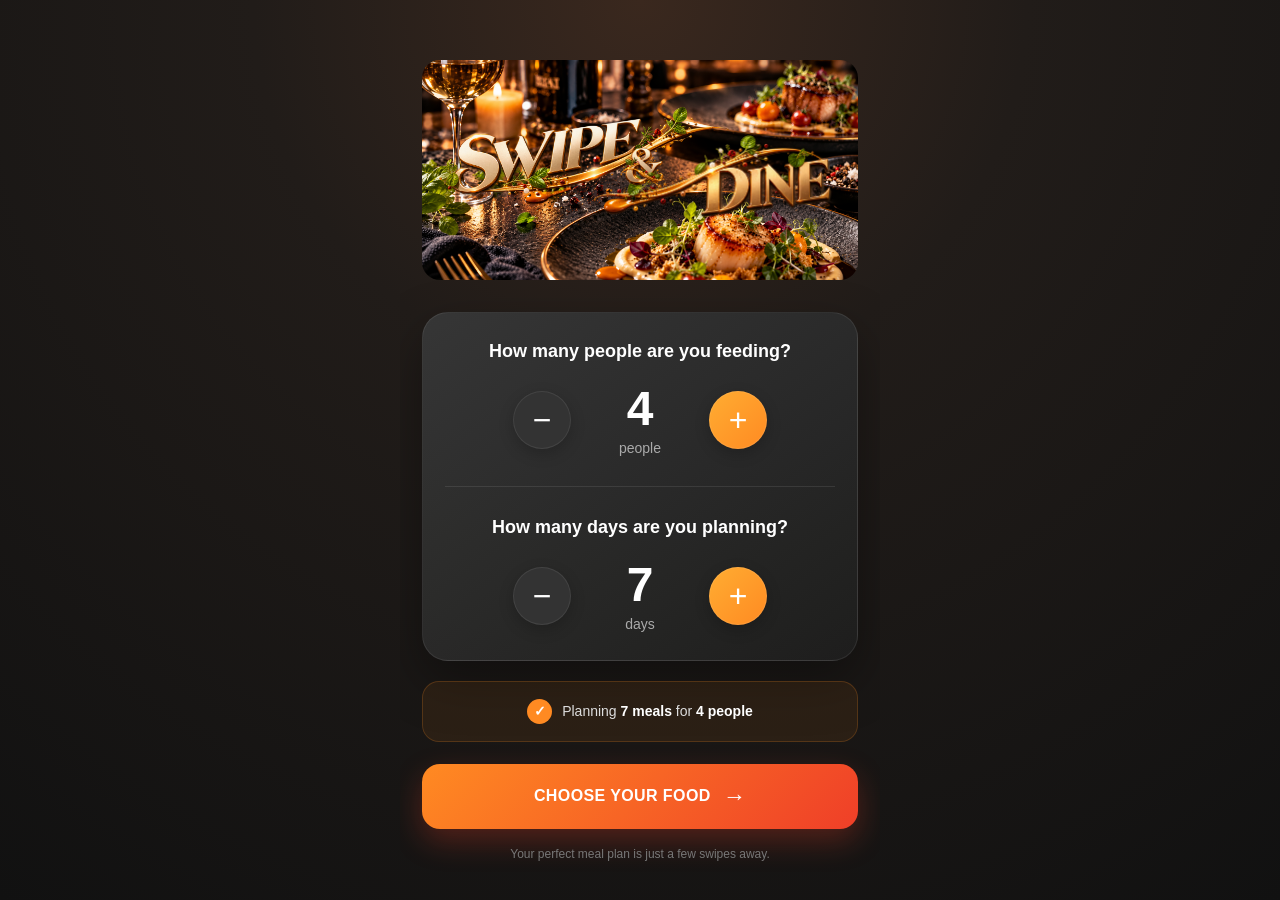
<file: index.html>
<!DOCTYPE html>
<html lang="en">
<head>
  <meta charset="UTF-8">
  <meta name="viewport" content="width=device-width, initial-scale=1.0, maximum-scale=1.0, user-scalable=no">
  <meta name="theme-color" content="#171717">

  <title>Swipe & Dine</title>

<link rel="stylesheet" href="style.css?v=3">
</head>

<body>
  

  <main class="app">

    <header class="brand hero-brand">
      <img src="images/swipe-dine-hero-bg.png" class="hero-bg" alt="">
      <img src="images/swipe-logo.png" class="hero-swipe" alt="Swipe">
      <img src="images/dine-logo.png" class="hero-dine" alt="Dine">
      <img src="images/ampersand-logo.png" class="hero-ampersand" alt="&amp;">
</header>


    <section class="setup-card">

      <div class="setting">

        <h2>How many people are you feeding?</h2>

        <div class="counter">

          <button
            class="counter-button"
            id="peopleMinus"
            aria-label="Remove one person">
            −
          </button>

          <div class="counter-value">
            <span id="peopleCount">4</span>
            <small>people</small>
          </div>

          <button
            class="counter-button"
            id="peoplePlus"
            aria-label="Add one person">
            +
          </button>

        </div>

      </div>


      <div class="divider"></div>


      <div class="setting">

        <h2>How many days are you planning?</h2>

        <div class="counter">

          <button
            class="counter-button"
            id="daysMinus"
            aria-label="Remove one day">
            −
          </button>

          <div class="counter-value">
            <span id="daysCount">7</span>
            <small>days</small>
          </div>

          <button
            class="counter-button"
            id="daysPlus"
            aria-label="Add one day">
            +
          </button>

        </div>

      </div>

    </section>


    <section class="summary">

      <span class="summary-icon">✓</span>

      <p>
        Planning
        <strong id="summaryMeals">7 meals</strong>
        for
        <strong id="summaryPeople">4 people</strong>
      </p>

    </section>


    <button id="continueButton" class="continue-button">

      CHOOSE YOUR FOOD

      <span>→</span>

    </button>


    <p class="footer-text">
      Your perfect meal plan is just a few swipes away.
    </p>

  </main>


  <script src="app.js?v=2"></script>

</body>
</html>
</file>
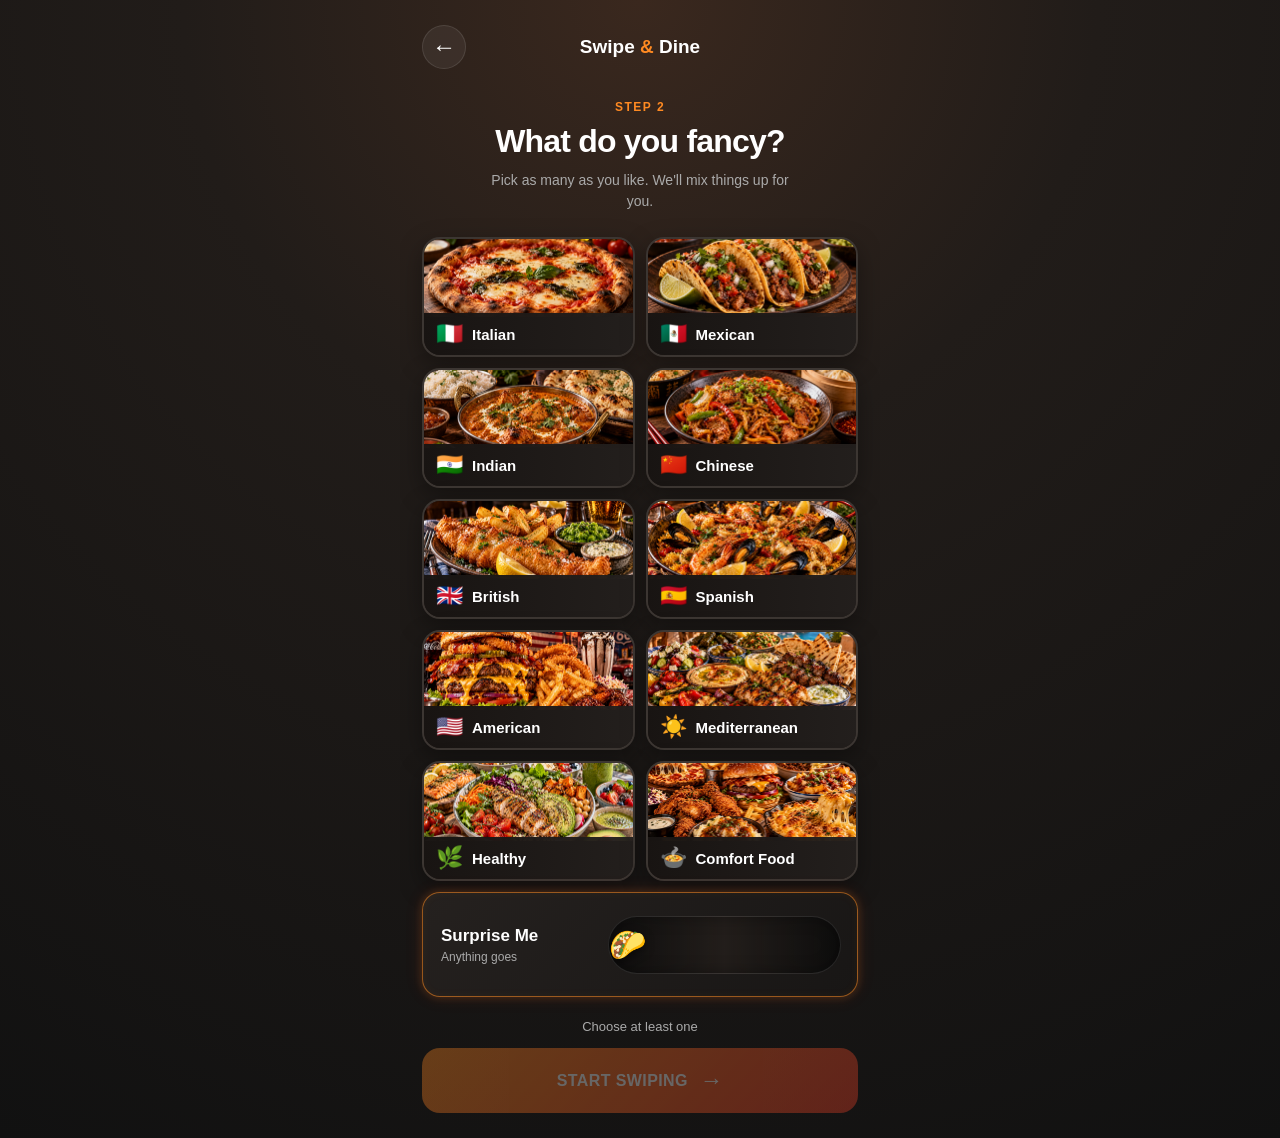
<file: cuisines.html>
<!DOCTYPE html>
<html lang="en">
<head>
  <meta charset="UTF-8">

  <meta
    name="viewport"
    content="width=device-width, initial-scale=1.0, maximum-scale=1.0, user-scalable=no"
  >

  <meta name="theme-color" content="#171717">

  <title>Choose Your Food | Swipe & Dine</title>

 <link rel="stylesheet" href="style.css?v=15">
</head>

<body>

  <main class="app cuisine-page">

    <header class="cuisine-header">

      <button
        class="back-button"
        id="backButton"
        aria-label="Go back">
        ←
      </button>

      <div class="small-brand">
        Swipe <span>&</span> Dine
      </div>

      <div class="header-spacer"></div>

    </header>


    <section class="cuisine-intro">

      <div class="step-label">STEP 2</div>

      <h1>What do you fancy?</h1>

      <p>
        Pick as many as you like.
        We'll mix things up for you.
      </p>

    </section>


    <section class="cuisine-grid">

     <button class="cuisine-option cuisine-with-image" data-cuisine="Italian">

  <img
    src="images/pizza.png"
    alt="Italian pizza"
    class="cuisine-image"
  >

  <div class="cuisine-label">
    <span class="cuisine-flag">🇮🇹</span>
    <span class="cuisine-name">Italian</span>
  </div>

  <span class="selected-check">✓</span>

</button>

     <button class="cuisine-option cuisine-with-image" data-cuisine="Mexican">

  <img
    src="images/mexican.png"
    alt="Mexican tacos"
    class="cuisine-image"
  >

  <div class="cuisine-label">
    <span class="cuisine-flag">🇲🇽</span>
    <span class="cuisine-name">Mexican</span>
  </div>

  <span class="selected-check">✓</span>

</button>

      <button class="cuisine-option cuisine-with-image" data-cuisine="Indian">

  <img
    src="images/indian.png"
    alt="Indian curry"
    class="cuisine-image"
  >

  <div class="cuisine-label">
    <span class="cuisine-flag">🇮🇳</span>
    <span class="cuisine-name">Indian</span>
  </div>

  <span class="selected-check">✓</span>

</button>

     <button class="cuisine-option cuisine-with-image" data-cuisine="Chinese">

  <img
    src="images/chinese.png"
    alt="Chinese noodles"
    class="cuisine-image"
  >

  <div class="cuisine-label">
    <span class="cuisine-flag">🇨🇳</span>
    <span class="cuisine-name">Chinese</span>
  </div>

  <span class="selected-check">✓</span>

</button>

     <button class="cuisine-option cuisine-with-image" data-cuisine="British">

  <img
    src="images/british.png"
    alt="British fish and chips"
    class="cuisine-image"
  >

  <div class="cuisine-label">
    <span class="cuisine-flag">🇬🇧</span>
    <span class="cuisine-name">British</span>
  </div>

  <span class="selected-check">✓</span>

</button>

     <button class="cuisine-option cuisine-with-image" data-cuisine="Spanish">

  <img
    src="images/spainish.png"
    alt="Spanish seafood paella"
    class="cuisine-image"
  >

  <div class="cuisine-label">
    <span class="cuisine-flag">🇪🇸</span>
    <span class="cuisine-name">Spanish</span>
  </div>

  <span class="selected-check">✓</span>

</button>

      <button class="cuisine-option cuisine-with-image" data-cuisine="American">

  <img
    src="images/america.png"
    alt="American burger feast"
    class="cuisine-image"
  >

  <div class="cuisine-label">
    <span class="cuisine-flag">🇺🇸</span>
    <span class="cuisine-name">American</span>
  </div>

  <span class="selected-check">✓</span>

</button>

    <button class="cuisine-option cuisine-with-image" data-cuisine="Mediterranean">

  <img
    src="images/mediterranean.png"
    alt="Mediterranean sharing platter"
    class="cuisine-image"
  >

  <div class="cuisine-label">
    <span class="cuisine-flag">☀️</span>
    <span class="cuisine-name">Mediterranean</span>
  </div>

  <span class="selected-check">✓</span>

</button>

      <button class="cuisine-option cuisine-with-image" data-cuisine="Healthy">

  <img
    src="images/healthy.png"
    alt="Healthy food bowl"
    class="cuisine-image"
  >

  <div class="cuisine-label">
    <span class="cuisine-flag">🌿</span>
    <span class="cuisine-name">Healthy</span>
  </div>

  <span class="selected-check">✓</span>

</button>

      <button class="cuisine-option cuisine-with-image" data-cuisine="Comfort Food">

  <img
    src="images/comfort.png"
    alt="Comfort food"
    class="cuisine-image"
  >

  <div class="cuisine-label">
    <span class="cuisine-flag">🍲</span>
    <span class="cuisine-name">Comfort Food</span>
  </div>

    <span class="selected-check">✓</span>

</button>

<button class="cuisine-option surprise-option surprise-roulette" data-cuisine="Surprise Me">

  <div class="surprise-info">
    <span class="cuisine-name">Surprise Me</span>
    <span class="surprise-text">Anything goes</span>
  </div>

  <div class="roulette-track">
    <span class="roulette-food">🍕</span>
  </div>

  <span class="selected-check">✓</span>

</button>

    </section>


    <section class="cuisine-bottom">

      <p id="selectionCount">
        Choose at least one
      </p>

      <button
        id="startSwipingButton"
        class="continue-button"
        disabled>

        START SWIPING

        <span>→</span>

      </button>

    </section>

  </main>


  <script src="cuisines.js?v=2"></script>

</body>
</html>
</file>
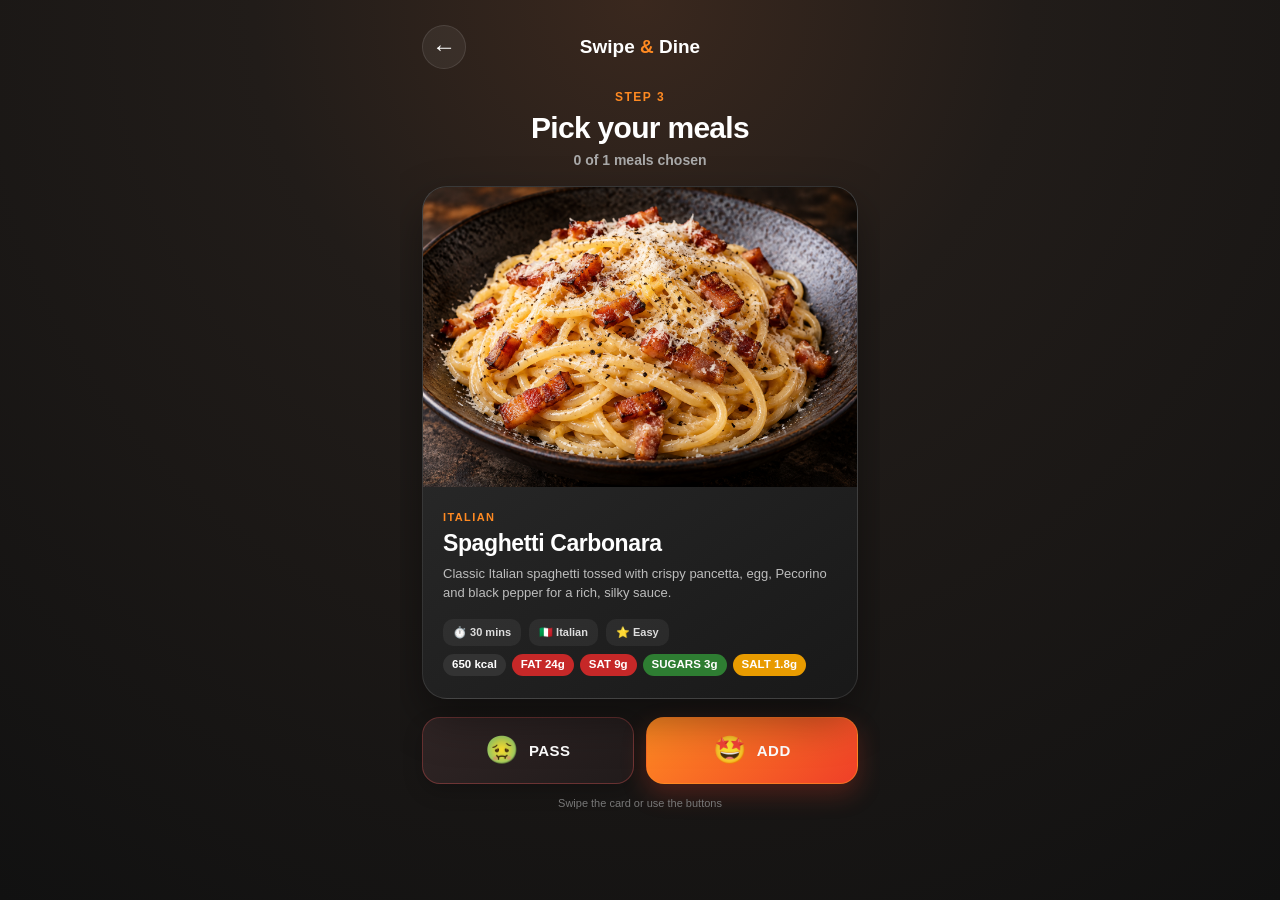
<file: swipe.html>
<!DOCTYPE html>
<html lang="en">

<head>

  <meta charset="UTF-8">

  <meta
    name="viewport"
    content="width=device-width, initial-scale=1.0"
  >

  <meta name="theme-color" content="#171717">

  <title>Choose Your Meals | Swipe & Dine</title>

  <link rel="stylesheet" href="style.css?v=18">

</head>

<body>

  <main class="app swipe-page">

    <!-- TOP BAR -->

    <header class="swipe-header">

      <button
        class="back-button"
        id="swipeBackButton"
        aria-label="Go back">
        ←
      </button>

      <div class="small-brand">
        Swipe <span>&</span> Dine
      </div>

      <div class="header-spacer"></div>

    </header>


    <!-- PROGRESS -->

    <section class="swipe-progress">

      <span class="step-label">
        STEP 3
      </span>

      <h1>Pick your meals</h1>

      <p id="mealProgress">
        0 meals chosen
      </p>

    </section>


    <!-- SWIPE AREA -->

    <section class="swipe-area">

      <div
        class="meal-card"
        id="mealCard">

        <div class="meal-image-area">

          <img
  class="meal-image"
  src="images/meals/italian-spaghetti-carbonara.webp"
  alt="Spaghetti Carbonara"
>

          <!-- SWIPE FEEDBACK -->

          <div class="swipe-feedback pass-feedback">
            🤢 PASS
          </div>

          <div class="swipe-feedback add-feedback">
            🤩 ADD
          </div>

        </div>


        <div class="meal-details">

          <span class="meal-cuisine">
            ITALIAN
          </span>

          <h2>
            Creamy Garlic Chicken Pasta
          </h2>

          <p>
            Tender chicken, creamy garlic sauce,
            parmesan and pasta.
          </p>

          <div class="meal-meta">

            <span>⏱️ 30 mins</span>

            <span>👨‍👩‍👧 Family friendly</span>

          </div>

       <div class="nutrition-meta"></div>

      </div>

    </section>


    <!-- ACTION BUTTONS -->

    <section class="swipe-actions">

      <button
        class="swipe-action pass-button"
        id="passButton">

        <span class="action-emoji">🤢</span>

        <span>PASS</span>

      </button>


      <button
        class="swipe-action add-button"
        id="addButton">

        <span class="action-emoji">🤩</span>

        <span>ADD</span>

      </button>

    </section>


    <!-- HELPER TEXT -->

    <p class="swipe-hint">
      Swipe the card or use the buttons
    </p>

  </main>

<script src="recipes.js?v=2"></script>
  <script src="swipe.js?v=11"></script>

</body>

</html>
</file>
<file: style.css>
* {
  box-sizing: border-box;
  margin: 0;
  padding: 0;
}

:root {
  --background: #171717;
  --card: #242424;
  --card-light: #333333;
  --text: #ffffff;
  --muted: #aaaaaa;
  --orange: #ff8a22;
  --red: #ef3f28;
}

html {
  background: #111111;
}

body {
  min-height: 100vh;
  min-height: 100dvh;

  font-family: -apple-system, BlinkMacSystemFont, "Segoe UI",
    Roboto, Helvetica, Arial, sans-serif;

  background:
    radial-gradient(
      circle at top,
      #3a281e 0%,
      #211c19 35%,
      #111111 100%
    );

  color: var(--text);
}

button {
  font: inherit;
  -webkit-tap-highlight-color: transparent;
  touch-action: manipulation;
}

.app {
  width: 100%;
  max-width: 480px;
    overflow-x: hidden;
  min-height: 100vh;
  min-height: 100dvh;

  margin: 0 auto;

  padding:
    max(45px, env(safe-area-inset-top))
    22px
    max(25px, env(safe-area-inset-bottom));

  display: flex;
  flex-direction: column;
  justify-content: center;
}


/* LOGO */

.brand {
  text-align: center;
  margin-bottom: 32px;
}

.brand.hero-brand {
  position: relative;
  width: 100%;
  height: 220px !important;
  margin-bottom: 32px;
  overflow: hidden;
  border-radius: 18px;
}

.logo-icon {
  font-size: 44px;
  bottom: 30px;
}

.brand h1 {
  font-size: 40px;
  line-height: 1;
  letter-spacing: -1.5px;
  font-weight: 800;
}

.brand h1 span {
  color: var(--orange);
}

.brand p {
  color: #cccccc;
  font-size: 15px;
  margin-top: 12px;
}


/* SETUP CARD */

.setup-card {
  background:
    linear-gradient(
      145deg,
      rgba(55, 55, 55, 0.96),
      rgba(30, 30, 30, 0.96)
    );

  border: 1px solid rgba(255, 255, 255, 0.08);

  border-radius: 26px;

  padding: 28px 22px;

  box-shadow: 0 20px 50px rgba(0, 0, 0, 0.35);
}

.setting {
  text-align: center;
}

.setting h2 {
  font-size: 18px;
  font-weight: 650;
  margin-bottom: 23px;
}


/* COUNTERS */

.counter {
  display: flex;
  justify-content: center;
  align-items: center;
  gap: 28px;
}

.counter-button {
  width: 58px;
  height: 58px;

  border: none;
  border-radius: 50%;

  background: var(--card-light);
  color: white;

  font-size: 32px;
  font-weight: 300;

  cursor: pointer;

  box-shadow:
    inset 0 0 0 1px rgba(255, 255, 255, 0.08),
    0 5px 15px rgba(0, 0, 0, 0.2);

  transition:
    transform 0.12s ease,
    background 0.12s ease;
}

.counter-button:active {
  transform: scale(0.9);
  background: #484848;
}

.counter-button:last-child {
  background:
    linear-gradient(
      135deg,
      #ffad32,
      var(--orange)
    );
}

.counter-value {
  width: 82px;

  display: flex;
  flex-direction: column;
  align-items: center;
}

.counter-value span {
  font-size: 48px;
  font-weight: 800;
  line-height: 1;
}

.counter-value small {
  margin-top: 7px;
  color: var(--muted);
  font-size: 14px;
}


/* DIVIDER */

.divider {
  height: 1px;

  background: rgba(255, 255, 255, 0.09);

  margin: 30px 0;
}


/* SUMMARY */

.summary {
  margin-top: 20px;

  padding: 17px;

  border-radius: 17px;

  background: rgba(255, 138, 34, 0.08);

  border: 1px solid rgba(255, 138, 34, 0.2);

  display: flex;
  align-items: center;
  justify-content: center;

  gap: 10px;

  font-size: 14px;

  color: #dddddd;
}

.summary-icon {
  width: 25px;
  height: 25px;

  border-radius: 50%;

  display: flex;
  align-items: center;
  justify-content: center;

  background: var(--orange);
  color: white;

  font-weight: bold;
}

.summary strong {
  color: white;
}


/* CONTINUE BUTTON */

.continue-button {
  width: 100%;

  margin-top: 22px;

  padding: 19px 20px;

  border: none;
  border-radius: 18px;

  background:
    linear-gradient(
      135deg,
      var(--orange),
      var(--red)
    );

  color: white;

  font-size: 16px;
  font-weight: 800;
  letter-spacing: 0.4px;

  cursor: pointer;

  display: flex;
  align-items: center;
  justify-content: center;

  gap: 12px;

  box-shadow:
    0 12px 30px rgba(239, 63, 40, 0.28);

  transition:
    transform 0.12s ease,
    box-shadow 0.12s ease;
}

.continue-button:active {
  transform: scale(0.97);
}

.continue-button span {
  font-size: 23px;
}


/* FOOTER */

.footer-text {
  text-align: center;

  margin-top: 18px;

  color: #777777;

  font-size: 12px;
}


/* SMALLER IPHONES */

@media (max-height: 700px) {

  .app {
    justify-content: flex-start;
    padding-top: 25px;
  }

  .brand {
    margin-bottom: 22px;
  }

  .logo-icon {
    font-size: 36px;
  }

  .brand h1 {
    font-size: 34px;
  }

  .setup-card {
    padding: 22px 20px;
  }

  .divider {
    margin: 22px 0;
  }

}


/* DESKTOP / TABLET */

@media (min-width: 700px) {

  body {
    display: flex;
    justify-content: center;
  }

  .app {
    min-height: 100vh;
  }

}
/* ========================================
   CUISINE SELECTION PAGE
======================================== */

.cuisine-page {
  justify-content: flex-start;
  padding-top: max(25px, env(safe-area-inset-top));
  padding-bottom: max(25px, env(safe-area-inset-bottom));
}


/* TOP BAR */

.cuisine-header {
  width: 100%;
  display: flex;
  align-items: center;
  justify-content: space-between;
  margin-bottom: 28px;
}

.back-button {
  width: 44px;
  height: 44px;

  border: 1px solid rgba(255, 255, 255, 0.1);
  border-radius: 50%;

  background: rgba(255, 255, 255, 0.06);
  color: white;

  font-size: 24px;
  cursor: pointer;

  display: flex;
  align-items: center;
  justify-content: center;

  touch-action: manipulation;
}

.small-brand {
  font-size: 19px;
  font-weight: 800;
}

.small-brand span {
  color: var(--orange);
}

.header-spacer {
  width: 44px;
}


/* INTRO */

.cuisine-intro {
  text-align: center;
  margin-bottom: 25px;
}

.step-label {
  display: inline-block;

  color: var(--orange);
  font-size: 12px;
  font-weight: 800;
  letter-spacing: 1.5px;

  margin-bottom: 10px;
}

.cuisine-intro h1 {
  font-size: 32px;
  line-height: 1.1;
  font-weight: 800;
  letter-spacing: -0.8px;
}

.cuisine-intro p {
  max-width: 300px;
  margin: 11px auto 0;

  color: var(--muted);
  font-size: 14px;
  line-height: 1.5;
}


/* CUISINE GRID */

.cuisine-grid {
  display: grid;
  grid-template-columns: repeat(2, 1fr);
  gap: 11px;
}

.cuisine-option {
  min-height: 92px;
    min-width: 0;
  width: 100%;
  padding: 14px 10px;

  border-radius: 18px;
  border: 1px solid rgba(255, 255, 255, 0.08);

  background:
    linear-gradient(
      145deg,
      rgba(55, 55, 55, 0.9),
      rgba(30, 30, 30, 0.95)
    );

  color: white;

  display: flex;
  flex-direction: column;
  align-items: center;
  justify-content: center;

  cursor: pointer;
  touch-action: manipulation;

  transition:
    transform 0.12s ease,
    border-color 0.12s ease,
    background 0.12s ease;
}

.cuisine-option:active {
  transform: scale(0.96);
}

.cuisine-emoji {
  font-size: 27px;
  line-height: 1;
  margin-bottom: 8px;
}

.cuisine-name {
  font-size: 14px;
  font-weight: 700;
}


/* SELECTED */

.cuisine-option.selected {
  border-color: var(--orange);

  background:
    linear-gradient(
      145deg,
      rgba(255, 138, 34, 0.25),
      rgba(70, 38, 20, 0.9)
    );

  box-shadow:
    inset 0 0 0 1px rgba(255, 138, 34, 0.25),
    0 8px 25px rgba(255, 138, 34, 0.08);
}


/* SURPRISE ME */

.surprise-option {
  grid-column: 1 / -1;
  min-height: 82px;
}

.surprise-text {
  margin-top: 4px;
  color: var(--muted);
  font-size: 11px;
}


/* BOTTOM */

.cuisine-bottom {
  margin-top: 22px;
}

#selectionCount {
  text-align: center;

  color: var(--muted);
  font-size: 13px;

  margin-bottom: -8px;
}

.continue-button:disabled {
  opacity: 0.35;
  cursor: default;
  box-shadow: none;
}


/* SMALL PHONES */

@media (max-height: 750px) {

  .cuisine-header {
    margin-bottom: 18px;
  }

  .cuisine-intro {
    margin-bottom: 18px;
  }

  .cuisine-intro h1 {
    font-size: 28px;
  }

  .cuisine-option {
    min-height: 78px;
    padding: 10px;
  }

  .cuisine-emoji {
    font-size: 23px;
    margin-bottom: 6px;
  }

}
/* ========================================
   CUISINE IMAGE CARDS
======================================== */

.cuisine-with-image {
  position: relative;
  overflow: hidden;

  height: 120px;
  padding: 0;

  border-radius: 18px;
  border: 2px solid rgba(255, 255, 255, 0.12);

  background: #211a16;

  box-shadow:
    0 8px 24px rgba(0, 0, 0, 0.35);

  display: block;
}


/* FOOD IMAGE */

.cuisine-image {
  position: absolute;

  top: 0;
  left: 0;

  width: 100%;
  height: 78px;

  object-fit: cover;
  object-position: center;

  display: block;
}


/* DARK NAME BAR */

.cuisine-label {
  position: absolute;

  left: 0;
  right: 0;
  bottom: 0;

  height: 42px;

  padding: 0 12px;

  display: flex;
  align-items: center;

  gap: 9px;

  background:
    linear-gradient(
      90deg,
      rgba(24, 20, 18, 0.98),
      rgba(35, 31, 29, 0.96)
    );
}


/* FLAG */

.cuisine-flag {
  font-size: 22px;
  line-height: 1;
}


/* CUISINE NAME */

.cuisine-with-image .cuisine-name {
  font-size: 15px;
  font-weight: 750;
  color: white;
}


/* SELECTED TICK */

.selected-check {
  position: absolute;

  top: 8px;
  right: 8px;

  width: 30px;
  height: 30px;

  border-radius: 50%;

  background: var(--orange);
  color: white;

  display: flex;
  align-items: center;
  justify-content: center;

  font-size: 18px;
  font-weight: 800;

  opacity: 0;
  transform: scale(0.7);

  transition:
    opacity 0.15s ease,
    transform 0.15s ease;

  box-shadow:
    0 4px 12px rgba(0, 0, 0, 0.35);
}


/* SELECTED CARD */

.cuisine-with-image.selected {
  border-color: var(--orange);

  background: #211a16;

  box-shadow:
    0 0 0 1px rgba(255, 138, 34, 0.35),
    0 0 22px rgba(255, 138, 34, 0.25);
}


/* SHOW TICK WHEN SELECTED */

.cuisine-with-image.selected .selected-check {
  opacity: 1;
  transform: scale(1);
}


/* KEEP IMAGE NORMAL WHEN SELECTED */

.cuisine-with-image.selected .cuisine-image {
  opacity: 1;
}


/* TAP EFFECT */

.cuisine-with-image:active {
  transform: scale(0.97);
}
/* ========================================
   SURPRISE ME - FOOD ROULETTE
======================================== */

.surprise-roulette {
  position: relative;
  overflow: hidden;
  isolation: isolate;

  min-height: 105px;
  padding: 14px 16px;

  display: flex;
  flex-direction: row;
  align-items: center;
  justify-content: space-between;

  border-radius: 18px;
  border: 1px solid rgba(255, 255, 255, 0.12);

  background:
    linear-gradient(
      135deg,
      #25211f,
      #181615
    );
}


/* LEFT SIDE TEXT */

.surprise-info {
  position: relative;
  z-index: 3;

  width: 42%;
  flex-shrink: 0;

  display: flex;
  flex-direction: column;
  align-items: flex-start;

  padding: 0 12px 0 2px;

  text-align: left;
}

.surprise-info .cuisine-name {
  color: white;
  font-size: 17px;
  font-weight: 800;
  white-space: nowrap;
}

.surprise-info .surprise-text {
  margin-top: 4px;

  color: #aaa;
  font-size: 12px;
  white-space: nowrap;
}


/* RIGHT SIDE FOOD TRACK */

.roulette-track {
  position: relative;

  width: 58%;
  height: 58px;

  overflow: hidden;

  border-radius: 30px;
  border: 1px solid rgba(255, 255, 255, 0.10);

  background:
    linear-gradient(
      90deg,
      rgba(10, 10, 10, 0.75),
      rgba(35, 30, 27, 0.95),
      rgba(10, 10, 10, 0.75)
    );

  box-shadow:
    inset 0 0 16px rgba(0, 0, 0, 0.35);

  z-index: 2;
}


/* TRAVELLING FOOD */

.roulette-food {
  position: absolute;

  left: 0;
  top: 50%;

  font-size: 30px;
  line-height: 1;

  transform: translateY(-50%);

  filter:
    drop-shadow(0 3px 5px rgba(0, 0, 0, 0.5));

  animation: foodTravel 3.2s linear infinite;

  will-change: left, transform;
}


/* FOOD MOVES ONLY INSIDE THE RIGHT TRACK */

@-webkit-keyframes foodTravel {
  0% {
    left: -40px;
    transform: translateY(-50%) rotate(0deg);
  }

  100% {
    left: calc(100% + 10px);
    transform: translateY(-50%) rotate(360deg);
  }
}

@keyframes foodTravel {
  0% {
    left: -40px;
    transform: translateY(-50%) rotate(0deg);
  }

  100% {
    left: calc(100% + 10px);
    transform: translateY(-50%) rotate(360deg);
  }
}


/* SELECTED TICK */

.surprise-roulette .selected-check {
  z-index: 6;
}
/* ========================================
   SURPRISE ME - ORANGE RED GLOW
======================================== */

.surprise-roulette {
  border-color: rgba(255, 138, 34, 0.55);

  box-shadow:
    0 0 8px rgba(255, 138, 34, 0.20),
    0 0 18px rgba(239, 63, 40, 0.12),
    inset 0 0 10px rgba(255, 138, 34, 0.05);

  animation: surprisePulse 3s ease-in-out infinite;
}

@keyframes surprisePulse {

  0%,
  100% {
    border-color: rgba(255, 138, 34, 0.40);

    box-shadow:
      0 0 6px rgba(255, 138, 34, 0.15),
      0 0 14px rgba(239, 63, 40, 0.08),
      inset 0 0 8px rgba(255, 138, 34, 0.04);
  }

  50% {
    border-color: rgba(239, 63, 40, 0.75);

    box-shadow:
      0 0 10px rgba(255, 138, 34, 0.30),
      0 0 22px rgba(239, 63, 40, 0.18),
      inset 0 0 12px rgba(239, 63, 40, 0.07);
  }
}
/* ========================================
   PAGE 3 - MEAL SWIPE
======================================== */

.swipe-page {
  justify-content: flex-start;
  padding-top: max(25px, env(safe-area-inset-top));
  padding-bottom: max(22px, env(safe-area-inset-bottom));
}


/* TOP BAR */

.swipe-header {
  width: 100%;

  display: flex;
  align-items: center;
  justify-content: space-between;

  margin-bottom: 18px;
}


/* PROGRESS */

.swipe-progress {
  text-align: center;
  margin-bottom: 18px;
}

.swipe-progress .step-label {
  margin-bottom: 7px;
}

.swipe-progress h1 {
  font-size: 30px;
  line-height: 1.1;
  font-weight: 800;
  letter-spacing: -0.7px;
}

#mealProgress {
  margin-top: 8px;

  color: var(--muted);

  font-size: 14px;
  font-weight: 600;
}


/* ========================================
   MEAL CARD
======================================== */

.swipe-area {
  width: 100%;
  position: relative;
}

.meal-card {
  width: 100%;

  overflow: hidden;

  border-radius: 25px;

  border:
    1px solid rgba(255, 255, 255, 0.11);

  background:
    linear-gradient(
      145deg,
      rgba(48, 48, 48, 0.98),
      rgba(25, 25, 25, 0.98)
    );

  box-shadow:
    0 20px 45px rgba(0, 0, 0, 0.40);

  transition:
    transform 0.35s ease,
    opacity 0.35s ease;

  will-change: transform, opacity;
}


/* MEAL IMAGE AREA */

.meal-image-area {
  position: relative;

  width: 100%;
  height: 300px;

  overflow: hidden;

  background:
    radial-gradient(
      circle at center,
      #493224 0%,
      #261e19 50%,
      #181818 100%
    );

  display: flex;
  align-items: center;
  justify-content: center;
}

.meal-placeholder {
  font-size: 100px;

  filter:
    drop-shadow(
      0 12px 20px rgba(0, 0, 0, 0.35)
    );
}


/* ========================================
   SWIPE FEEDBACK
======================================== */

.swipe-feedback {
  position: absolute;
  top: 24px;

  padding: 10px 16px;

  border-radius: 13px;

  font-size: 20px;
  font-weight: 900;
  letter-spacing: 1px;

  opacity: 0;

  pointer-events: none;

  z-index: 5;
}

.pass-feedback {
  left: 20px;

  border: 2px solid #ff5c5c;

  background:
    rgba(45, 10, 10, 0.82);

  color: #ff7373;

  transform: rotate(-8deg);
}

.add-feedback {
  right: 20px;

  border: 2px solid var(--orange);

  background:
    rgba(70, 35, 8, 0.85);

  color: #ffad45;

  transform: rotate(8deg);
}


/* ========================================
   MEAL INFORMATION
======================================== */

.meal-details {
  padding: 20px 20px 22px;
}

.meal-cuisine {
  display: inline-block;

  margin-bottom: 7px;

  color: var(--orange);

  font-size: 11px;
  font-weight: 850;
  letter-spacing: 1.4px;
}

.meal-details h2 {
  color: white;

  font-size: 23px;
  line-height: 1.15;
  font-weight: 800;

  letter-spacing: -0.4px;
}

.meal-details p {
  margin-top: 9px;

  color: #bdbdbd;

  font-size: 13px;
  line-height: 1.45;
}

.meal-meta {
  margin-top: 16px;

  display: flex;
  flex-wrap: wrap;

  gap: 8px;
}

.meal-meta span {
  padding: 7px 10px;

  border-radius: 10px;

  background:
    rgba(255, 255, 255, 0.06);

  color: #dddddd;

  font-size: 11px;
  font-weight: 600;
}


/* ========================================
   PASS / ADD BUTTONS
======================================== */

.swipe-actions {
  width: 100%;

  display: grid;
  grid-template-columns: 1fr 1fr;

  gap: 12px;

  margin-top: 18px;
}

.swipe-action {
  min-height: 67px;

  border-radius: 18px;

  display: flex;
  align-items: center;
  justify-content: center;

  gap: 9px;

  color: white;

  font-size: 15px;
  font-weight: 850;
  letter-spacing: 0.5px;

  cursor: pointer;

  touch-action: manipulation;

  transition:
    transform 0.12s ease,
    box-shadow 0.12s ease;
}

.swipe-action:active {
  transform: scale(0.95);
}

.action-emoji {
  font-size: 27px;
  line-height: 1;
}


/* PASS */

.pass-button {
  border:
    1px solid rgba(255, 92, 92, 0.30);

  background:
    linear-gradient(
      145deg,
      #302525,
      #211b1b
    );

  box-shadow:
    0 8px 20px rgba(0, 0, 0, 0.20);
}


/* ADD */

.add-button {
  border:
    1px solid rgba(255, 138, 34, 0.55);

  background:
    linear-gradient(
      135deg,
      var(--orange),
      var(--red)
    );

  box-shadow:
    0 10px 25px rgba(239, 63, 40, 0.25);
}


/* HELPER TEXT */

.swipe-hint {
  margin-top: 13px;

  text-align: center;

  color: #777777;

  font-size: 11px;
}


/* ========================================
   BUTTON CARD ANIMATIONS
======================================== */

.meal-card.card-pass {
  transform:
    translateX(-130%)
    rotate(-12deg);

  opacity: 0;
}

.meal-card.card-pass .pass-feedback {
  opacity: 1;
}

.meal-card.card-add {
  transform:
    translateX(130%)
    rotate(12deg);

  opacity: 0;
}

.meal-card.card-add .add-feedback {
  opacity: 1;
}


/* ========================================
   SMALLER PHONES
======================================== */

@media (max-height: 750px) {

  .swipe-header {
    margin-bottom: 10px;
  }

  .swipe-progress {
    margin-bottom: 12px;
  }

  .swipe-progress h1 {
    font-size: 27px;
  }

  .meal-image-area {
    height: 240px;
  }

  .meal-placeholder {
    font-size: 82px;
  }

  .meal-details {
    padding: 16px 18px 18px;
  }

  .meal-details h2 {
    font-size: 21px;
  }

  .swipe-actions {
    margin-top: 12px;
  }

  .swipe-action {
    min-height: 60px;
  }

}


/* MEAL CARD SWIPE CONTROL */

.meal-card {
  touch-action: pan-y;
  user-select: none;
  -webkit-user-select: none;
  cursor: grab;
}

.meal-card:active {
  cursor: grabbing;
}
/* MEAL PHOTOS */

.meal-image {
  width: 100%;
  height: 100%;
  object-fit: cover;
  display: block;
}
/* NUTRITION BADGES */

.nutrition-meta {
  display: flex;
  flex-wrap: wrap;
  gap: 6px;
  margin-top: 8px;
}

.nutrition-meta span {
  padding: 5px 9px;
  border-radius: 999px;
  font-size: 0.72rem;
  font-weight: 700;
  line-height: 1;
  white-space: nowrap;
}

.nutrition-calories {
  background: #333;
  color: #fff;
}

.nutrition-low {
  background: #2e7d32;
  color: #fff;
}

.nutrition-medium {
  background: #e89b00;
  color: #fff;
}

.nutrition-high {
  background: #c62828;
  color: #fff;
}


/* HOMEPAGE ANIMATED HERO */

.hero-brand {
  position: relative;
  width: 100%;
  height: 220px;
  overflow: hidden;
  border-radius: 18px;
  margin-bottom: 20px;
}

.hero-brand .hero-bg {
  position: absolute;
  inset: 0;
  width: 100%;
  height: 100%;
  object-fit: cover;
  z-index: 1;
}

.hero-brand .hero-swipe,
.hero-brand .hero-dine,
.hero-brand .hero-ampersand {
  position: absolute;
  z-index: 2;
}

.hero-brand .hero-swipe {
  width: 68%;
  left: 3%;
  top: 20%;
}

.hero-brand .hero-dine {
  width: 62%;
  right: 1%;
  top: 34%;
}

.hero-brand .hero-ampersand {
  width: 15%;
  left: 43%;
  top: 39%;
}
</file>
